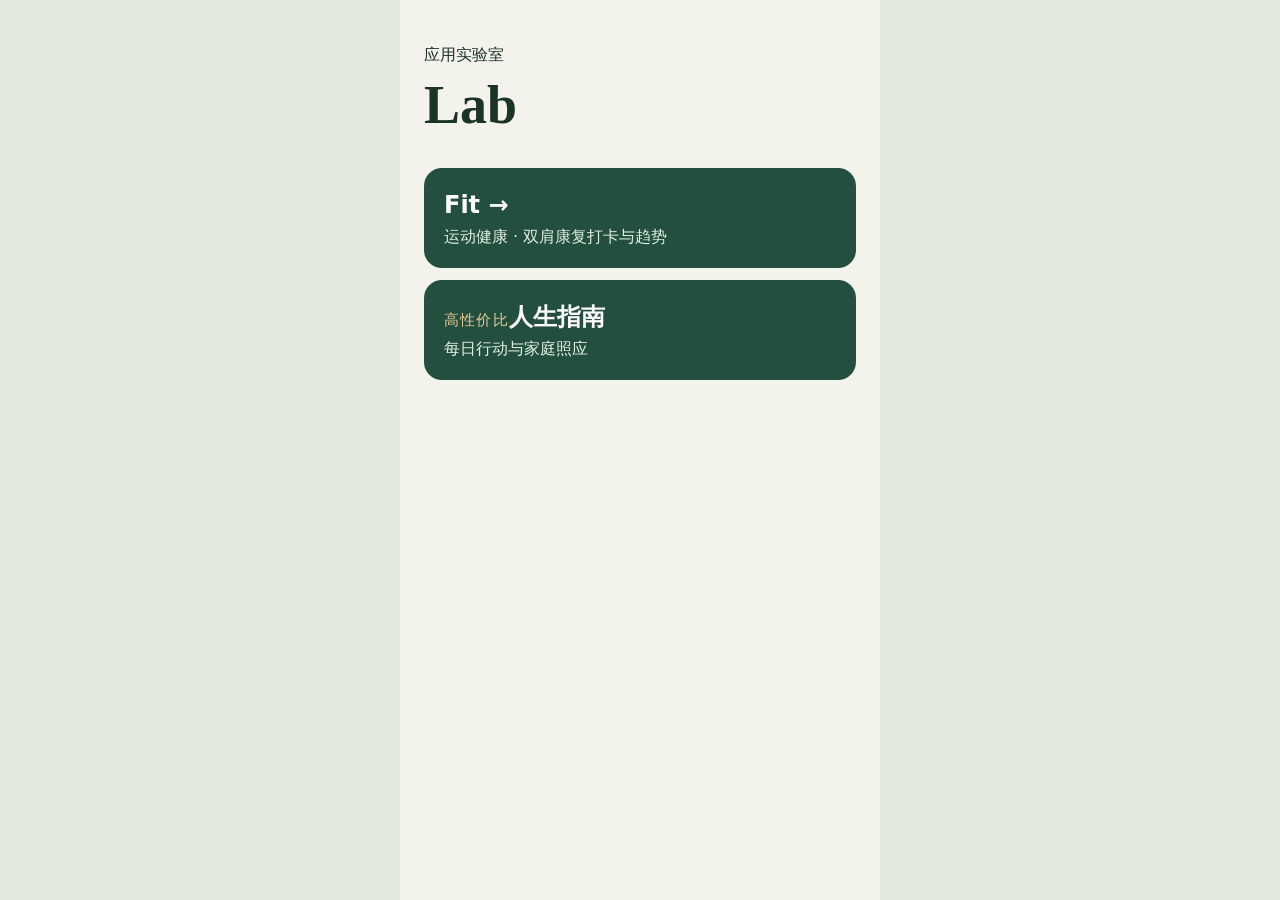
<file: index.html>
<!doctype html>
<html lang="zh-CN">
<meta charset="utf-8">
<meta name="viewport" content="width=device-width, initial-scale=1">
<title>Lab · 应用实验室</title>
<style>
*{box-sizing:border-box}body{margin:0;background:#e3e9df;color:#1c3328;font:16px/1.6 system-ui,sans-serif}main{max-width:480px;min-height:100dvh;margin:auto;padding:42px 24px;background:#f4f3eb}h1{font:700 54px Georgia,serif;margin:4px 0 32px}p{margin:0 0 6px}a{display:block;padding:18px 20px;border-radius:18px;background:#234f3e;color:white;text-decoration:none}a:focus-visible{outline:3px solid #48785a;outline-offset:4px}strong{font-size:24px}span{display:block;color:#e1eee4}
</style>
<main>
<p>应用实验室</p>
<h1>Lab</h1>
<a href="./fit/"><strong>Fit →</strong><span>运动健康 · 双肩康复打卡与趋势</span></a>
<a style="margin-top:12px" href="./Life/"><strong><small style="font:500 15px system-ui;color:#e2c998;letter-spacing:.08em">高性价比</small>人生指南</strong><span>每日行动与家庭照应</span></a>
</main>
</html>
</file>
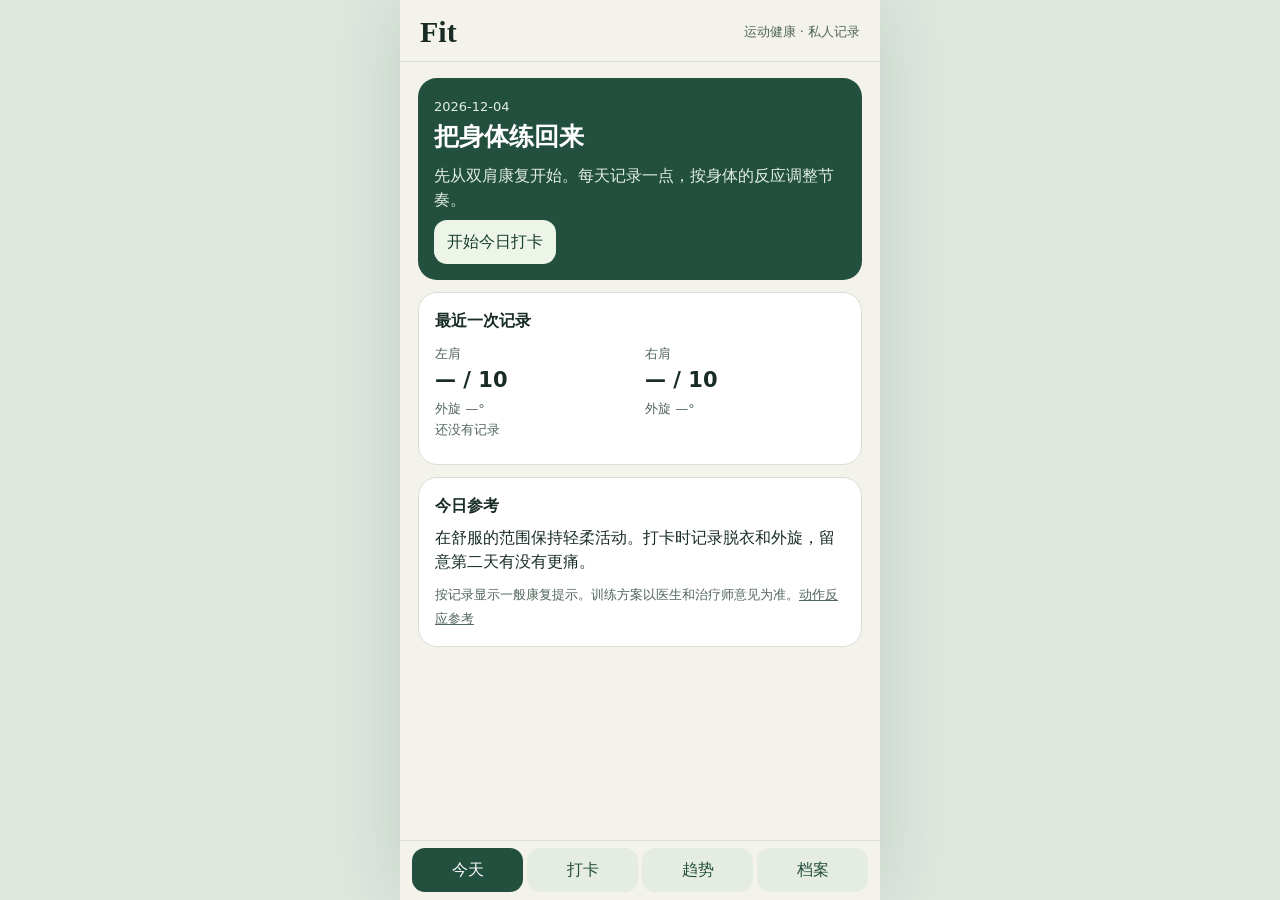
<file: fit/index.html>
<!doctype html>
<html lang="zh-CN">
<head>
<meta charset="utf-8"><meta name="viewport" content="width=device-width,initial-scale=1,viewport-fit=cover">
<meta name="color-scheme" content="light"><title>Fit · 运动健康</title>
<style>
:root{--ink:#182c25;--muted:#52665b;--green:#234f3e;--paper:#f4f3eb;--line:#d9dfd3}
*{box-sizing:border-box}body{margin:0;background:#dfe7df;color:var(--ink);font:16px/1.5 system-ui,sans-serif}
.app{width:min(100%,480px);height:100vh;height:100dvh;margin:auto;display:grid;grid-template-rows:auto minmax(0,1fr) auto;background:var(--paper);box-shadow:0 0 70px #234f3e28}
header{padding:max(15px,env(safe-area-inset-top)) 20px 12px;display:flex;justify-content:space-between;align-items:center;border-bottom:1px solid var(--line)}
.brand{font:bold 30px Georgia,serif}.badge{color:var(--muted);font-size:13px}
main{overflow:auto;overscroll-behavior:contain;padding:16px 18px 24px}section[hidden]{display:none}
nav{display:grid;grid-template-columns:repeat(4,1fr);gap:4px;padding:7px 12px max(8px,env(safe-area-inset-bottom));border-top:1px solid var(--line);background:var(--paper)}
button,input,textarea,select{font:inherit}button{cursor:pointer;border:0;border-radius:13px;padding:10px 13px;color:var(--green);background:#e5ece1;min-height:44px}button[aria-current=true],.primary{background:var(--green);color:white}
button:focus-visible,a:focus-visible,input:focus-visible,select:focus-visible,textarea:focus-visible{outline:2px solid #3a795e;outline-offset:2px}
.hero,.card{padding:16px;border-radius:19px;margin:0 0 12px}.hero{background:var(--green);color:#fff}.hero p{color:#e1eee4}.hero button{background:#edf5e8;color:#173d2e}
.card{background:#fff;border:1px solid var(--line)}h1,h2,h3,p{margin:0 0 8px}h1{font-size:25px}h2{font-size:21px}h3{font-size:16px}
small,.hint{color:var(--muted);font-size:13px}.hero small{color:#e1eee4}.grid{display:grid;grid-template-columns:1fr 1fr;gap:10px}
label{display:block;margin:0 0 10px;font-size:14px}input,textarea,select{width:100%;border:1px solid #b7c6b9;border-radius:9px;padding:8px;color:var(--ink);background:#fff;margin-top:3px;min-width:0}
textarea{resize:vertical;min-height:70px}.actions{display:flex;gap:8px;flex-wrap:wrap}.metric{font-size:21px;font-weight:bold}.record{border-top:1px solid var(--line);padding:10px 0}.record p{overflow-wrap:anywhere;white-space:pre-wrap}.status{min-height:22px;color:var(--green);overflow-wrap:anywhere}
svg{width:100%;display:block}a{color:inherit}.danger{color:#8f332b}
</style>
</head>
<body>
<div class="app">
<header><div class="brand">Fit</div><div class="badge">运动健康 · 私人记录</div></header>
<main id="screen">
<section id="home">
<div class="hero"><small id="today"></small><h1>把身体练回来</h1><p>先从双肩康复开始。每天记录一点，按身体的反应调整节奏。</p><button data-go="log">开始今日打卡</button></div>
<div class="card"><h3>最近一次记录</h3><div id="summary" class="grid"></div><p id="latestDate" class="hint"></p></div>
<div class="card"><h3>今日参考</h3><p id="guidance"></p><small>按记录显示一般康复提示。训练方案以医生和治疗师意见为准。<a href="https://www.nhsinform.scot/illnesses-and-conditions/muscle-bone-and-joints/arm-shoulder-and-hand-problems-and-conditions/exercises-for-shoulder-problems" target="_blank" rel="noopener">动作反应参考</a></small></div>
</section>
<section id="log" hidden>
<h2>肩部康复打卡</h2><p class="hint">疼痛 0–10 分。外旋从前臂朝正前方的 0° 起算，记舒服范围；没测就留空。</p>
<form id="entry" class="card">
<label>日期<input name="date" type="date" required></label>
<div class="grid">
<label>左肩疼痛<input name="leftPain" type="number" min="0" max="10" step="1"></label>
<label>右肩疼痛<input name="rightPain" type="number" min="0" max="10" step="1"></label>
<label>左肩主动外旋 °<input name="leftAngle" type="number" min="0" max="180"></label>
<label>右肩主动外旋 °<input name="rightAngle" type="number" min="0" max="180"></label>
</div>
<label>夜间痛醒<select name="wake"><option value="">未记录</option><option>没有</option><option>有</option></select></label>
<label>脱衣难度<select name="dress"><option value="">未记录</option><option>轻松</option><option>有点困难</option><option>明显困难</option></select></label>
<label>上次训练后次日反应<select name="response"><option value="">未记录</option><option>更轻松</option><option>差不多</option><option>更痛</option></select></label>
<label>训练、理疗或其他备注<textarea name="note" maxlength="3000"></textarea></label>
<button class="primary" type="submit">保存当天记录</button>
</form></section>
<section id="trends" hidden>
<h2>恢复趋势</h2>
<div class="card"><label>指标<select id="metric"><option value="pain">疼痛 0–10</option><option value="angle">主动外旋 °</option></select></label><div id="chart"></div><small>绿线左肩 · 棕线右肩 · 最多 14 条记录，按记录顺序显示，空白数据不画点。</small></div>
<div class="card"><h3>记录历史</h3><div id="history"></div></div>
</section>
<section id="profile" hidden>
<h2>健康档案</h2>
<form id="profileForm" class="card">
<label>称呼<input name="name" maxlength="60"></label>
<label>年龄<input name="age" type="number" min="1" max="120"></label>
<label>关注目标<textarea name="goal" maxlength="3000"></textarea></label>
<label>症状与就诊时间线<textarea name="timeline" maxlength="6000"></textarea></label>
<button class="primary" type="submit">保存档案</button>
</form>
<div class="card"><h3>备份与迁移</h3><p class="hint">档案留在当前浏览器和网址下。换域名、换设备前先导出，再到新网址导入。备份含健康信息，请妥善保管。导入会替换当前档案与记录。</p>
<div class="actions"><button id="export">导出 JSON</button><button id="import">导入 JSON</button></div><input id="upload" type="file" accept=".json,application/json" hidden></div>
</section>
<div id="status" class="status" role="status" aria-live="polite"></div>
</main>
<nav aria-label="主导航"><button data-tab="home" aria-current="true">今天</button><button data-tab="log">打卡</button><button data-tab="trends">趋势</button><button data-tab="profile">档案</button></nav>
</div>
<script>
'use strict';
const key = 'tim.health.v1';
const get = id => document.getElementById(id);
const metrics = ['leftPain','rightPain','leftAngle','rightAngle'];
const options = {wake:['没有','有'],dress:['轻松','有点困难','明显困难'],response:['更轻松','差不多','更痛']};
const blank = () => ({version:1,profile:{name:'',age:null,goal:'',timeline:''},entries:{}});
const validDate = value => /^\d{4}-\d{2}-\d{2}$/.test(value) && Number.isFinite(Date.parse(value)) && new Date(value).toISOString().slice(0,10) === value;
const localDate = () => new Intl.DateTimeFormat('sv-SE',{year:'numeric',month:'2-digit',day:'2-digit'}).format(new Date());
const number = (value,max,min=0) => value === null || value === '' || value === undefined ? null :
  Number.isInteger(Number(value)) && Number(value) >= min && Number(value) <= max ? Number(value) : null;
const shortText = (value,max) => typeof value === 'string' ? value.slice(0,max) : '';
function normalize(raw) {
  if (!raw || raw.version !== 1 || !raw.profile || !raw.entries || Array.isArray(raw.entries) || typeof raw.entries !== 'object') throw Error('备份格式不兼容');
  const result = blank();
  for (const [field,max] of Object.entries({name:60,goal:3000,timeline:6000})) result.profile[field] = shortText(raw.profile[field],max);
  result.profile.age = number(raw.profile.age,120,1);
  for (const [date,row] of Object.entries(raw.entries)) {
    if (!validDate(date) || !row || typeof row !== 'object') throw Error('备份含无效记录日期或内容');
    const clean = {note:shortText(row.note,3000)};
    for (const field of metrics) clean[field] = number(row[field],field.endsWith('Pain') ? 10 : 180);
    for (const [field,values] of Object.entries(options)) clean[field] = values.includes(row[field]) ? row[field] : '';
    result.entries[date] = clean;
  }
  return result;
}
let state = blank();
const message = value => { get('status').textContent = value; };
try { const saved = localStorage.getItem(key); if(saved) state = normalize(JSON.parse(saved)); }
catch { message('无法读取本机档案，请检查浏览器存储权限或导入已有备份。'); }
function save(next) {
  try { localStorage.setItem(key,JSON.stringify(next)); state = next; return true; }
  catch { message('保存失败，请检查浏览器存储空间或权限。'); return false; }
}
function show(id) {
  for (const section of document.querySelectorAll('main section')) section.hidden = section.id !== id;
  for (const button of document.querySelectorAll('[data-tab]')) button.setAttribute('aria-current',String(button.dataset.tab === id));
  get('screen').scrollTop = 0;
  message('');
}
function fill(form,data) {
  for (const field of Array.from(form.elements)) if(field.name && field.name !== 'date') field.value = data[field.name] ?? '';
}
function loadDay(date) { get('entry').elements.date.value = date; fill(get('entry'),state.entries[date] ?? {}); }
function element(tag,value,className) {
  const node = document.createElement(tag); node.textContent = value; if(className) node.className = className; return node;
}
const display = value => value ?? '—';
function render() {
  const dates = Object.keys(state.entries).sort();
  const latest = dates.at(-1);
  const row = state.entries[latest] ?? {};
  get('today').textContent = localDate();
  get('latestDate').textContent = latest ?? '还没有记录';
  get('summary').replaceChildren();
  for (const side of ['left','right']) {
    const block = document.createElement('div');
    block.append(element('small',side === 'left' ? '左肩' : '右肩'),
      element('div',display(row[side+'Pain'])+' / 10','metric'),
      element('small','外旋 '+display(row[side+'Angle'])+'°'));
    get('summary').append(block);
  }
  get('guidance').textContent = row.response === '更痛' ?
    '上次活动后次日更痛。今天把动作幅度和次数减小；反复加重时请联系康复治疗师。' :
    '在舒服的范围保持轻柔活动。打卡时记录脱衣和外旋，留意第二天有没有更痛。';
  const history = get('history');
  history.replaceChildren();
  if(!dates.length) history.append(element('p','保存第一条打卡后开始追踪。','hint'));
  for (const date of dates.slice().reverse()) {
    const item = state.entries[date];
    const block = element('div','','record');
    block.append(element('h3',date),element('p','疼痛 左 '+display(item.leftPain)+' / 右 '+display(item.rightPain)+' · 外旋 左 '+display(item.leftAngle)+'° / 右 '+display(item.rightAngle)+'°'),
      element('p',[item.wake && '痛醒 '+item.wake,item.dress && '脱衣 '+item.dress,item.response && '次日 '+item.response].filter(Boolean).join(' · '),'hint'));
    if(item.note) block.append(element('p',item.note));
    const edit = element('button','编辑'); edit.onclick = () => { loadDay(date); show('log'); };
    const remove = element('button','删除','danger'); remove.onclick = () => {
      if(!confirm('删除 '+date+' 的记录？')) return;
      const entries = {...state.entries}; delete entries[date];
      if(save({...state,entries})) { loadDay(get('entry').elements.date.value); render(); message('已删除记录'); }
    };
    const actions = element('div','','actions'); actions.append(edit,remove); block.append(actions); history.append(block);
  }
  renderChart();
}
function renderChart() {
  const chart = get('chart'); chart.replaceChildren();
  const dates = Object.keys(state.entries).sort().slice(-14);
  const angle = get('metric').value === 'angle';
  const suffix = angle ? 'Angle' : 'Pain';
  const maximum = angle ? 180 : 10;
  if(!dates.some(date => ['left','right'].some(side => state.entries[date][side+suffix] !== null))) {
    chart.append(element('p','这个指标还没有可绘制的数据。','hint')); return;
  }
  const ns = 'http://www.w3.org/2000/svg';
  const svg = document.createElementNS(ns,'svg');
  svg.setAttribute('viewBox','0 0 320 140'); svg.setAttribute('role','img'); svg.setAttribute('aria-label',angle ? '双肩主动外旋趋势' : '双肩疼痛趋势');
  function draw(tag,attrs,value) {
    const shape = document.createElementNS(ns,tag);
    for(const [key,val] of Object.entries(attrs)) shape.setAttribute(key,val);
    if(value !== undefined) shape.textContent = value;
    svg.append(shape);
  }
  for(const fraction of [0,.5,1]) {
    const y = 112 - 96*fraction;
    draw('line',{x1:30,x2:310,y1:y,y2:y,stroke:'#d9dfd3'});
    draw('text',{x:1,y:y+4,'font-size':10,fill:'#52665b'},maximum*fraction);
  }
  for(const [side,color] of [['left','#25644c'],['right','#985137']]) {
    let previous = null;
    dates.forEach((date,index) => {
      const value = state.entries[date][side+suffix];
      if(value === null) { previous = null; return; }
      const x = dates.length === 1 ? 170 : 34+index*270/(dates.length-1);
      const y = 112-value*96/maximum;
      if(previous) draw('line',{x1:previous.x,y1:previous.y,x2:x,y2:y,stroke:color,'stroke-width':2});
      draw('circle',{cx:x,cy:y,r:4,fill:color});
      previous = {x,y};
    });
  }
  draw('text',{x:34,y:134,'font-size':10,fill:'#52665b'},dates[0].slice(5));
  if(dates.length > 1) draw('text',{x:304,y:134,'text-anchor':'end','font-size':10,fill:'#52665b'},dates.at(-1).slice(5));
  chart.append(svg);
}
document.querySelectorAll('[data-tab],[data-go]').forEach(button => {
  button.onclick = () => {
    const target = button.dataset.tab ?? button.dataset.go;
    if(target === 'log') loadDay(localDate());
    show(target);
  };
});
get('entry').elements.date.onchange = event => fill(get('entry'),state.entries[event.target.value] ?? {});
get('entry').onsubmit = event => {
  event.preventDefault();
  const {date,...entry} = Object.fromEntries(new FormData(event.currentTarget));
  if(!validDate(date)) { message('请选择有效日期'); return; }
  const next = normalize({...state,entries:{...state.entries,[date]:entry}});
  if(save(next)) { render(); message('已保存 '+date+' 的记录'); }
};
get('profileForm').onsubmit = event => {
  event.preventDefault();
  const profile = Object.fromEntries(new FormData(event.currentTarget));
  if(save(normalize({...state,profile}))) message('已保存健康档案');
};
get('metric').onchange = renderChart;
get('export').onclick = () => {
  const url = URL.createObjectURL(new Blob([JSON.stringify(state,null,2)],{type:'application/json'}));
  const link = document.createElement('a'); link.href = url; link.download = 'Tim-backup-'+localDate()+'.json'; link.click();
  setTimeout(() => URL.revokeObjectURL(url),1000); message('已生成备份');
};
get('import').onclick = () => get('upload').click();
get('upload').onchange = async event => {
  const file = event.target.files[0]; event.target.value = ''; if(!file) return;
  try {
    if(file.size > 5_000_000) throw Error('备份文件过大');
    const next = normalize(JSON.parse(await file.text()));
    if(!confirm('用这份备份替换本机档案及 '+Object.keys(state.entries).length+' 条记录？')) return;
    if(save(next)) { fill(get('profileForm'),state.profile); loadDay(localDate()); render(); message('已导入备份'); }
  } catch(error) { message('导入失败：'+error.message); }
};
fill(get('profileForm'),state.profile);
loadDay(localDate()); render();
</script>
</body>
</html>
</file>
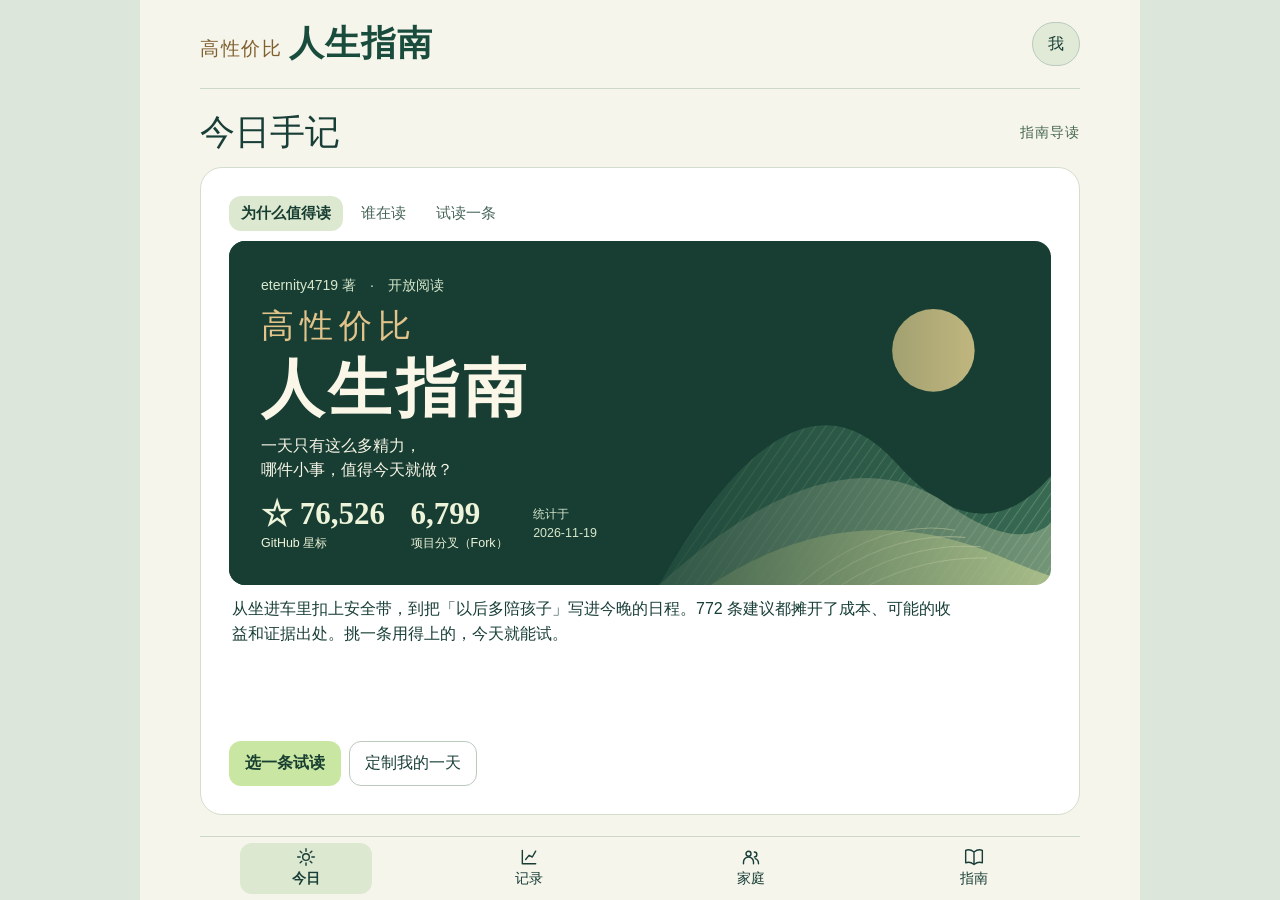
<file: Life/index.html>
<!doctype html><html lang="zh-CN"><head><meta charset="utf-8"><meta name="viewport" content="width=device-width,initial-scale=1,viewport-fit=cover"><meta name="apple-mobile-web-app-title" content="高性价比人生指南"><meta name="application-name" content="高性价比人生指南"><meta name="theme-color" content="#153e39"><title>高性价比人生指南</title><link rel="icon" href="icon.svg"><link rel="manifest" href="manifest.webmanifest"><link rel="stylesheet" href="style.css?v=004"></head><body><div id="shell"><header><div class="brand"><span class="title-prefix">高性价比</span><strong class="title-main">人生指南</strong></div><button id="identity" aria-label="切换成员">我</button></header><main id="view"></main><nav id="nav" aria-label="主导航"></nav></div><output id="toast" role="status"></output><script type="module" src="app.js?v=004"></script></body></html>
</file>
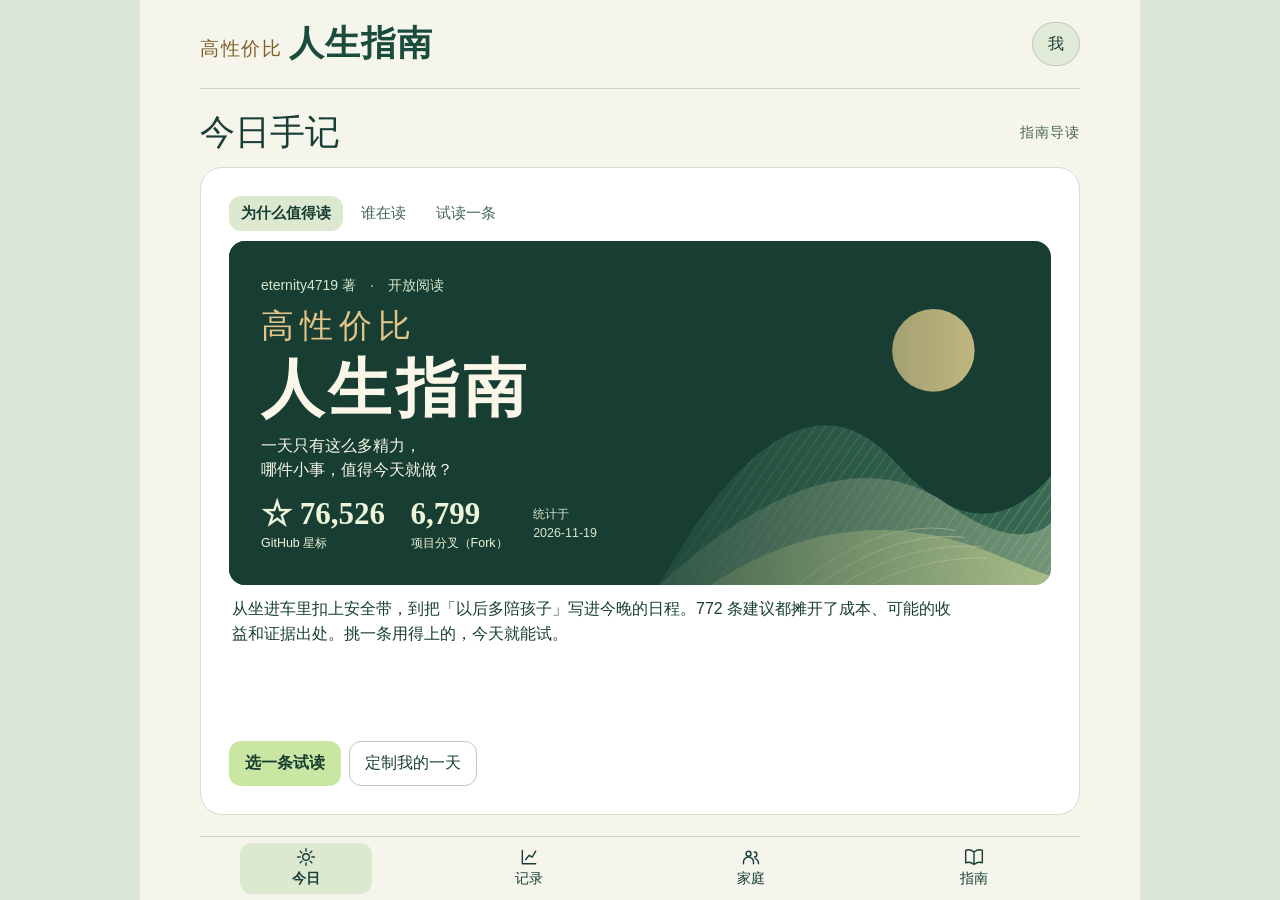
<file: Life/lowercase.html>
---
layout: null
permalink: /life/index.html
---
<!doctype html><html lang="zh-CN"><meta charset="utf-8"><meta name="viewport" content="width=device-width,initial-scale=1"><title>高性价比人生指南</title><script>location.replace('../Life/'+location.search+location.hash)</script><a href="../Life/">进入人生指南</a></html>
</file>
<file: Life/style.css>
*{box-sizing:border-box} :root{font:16px/1.55 "DM Sans","PingFang SC","Microsoft YaHei",sans-serif;color:#183e37;background:#dce6db} body{margin:0} #shell{height:100vh;height:100dvh;max-width:1000px;margin:auto;background:#f5f5eb;display:grid;grid-template-rows:auto minmax(0,1fr) auto;padding:0 clamp(14px,5vw,60px);overflow:hidden}header,nav,.row,.between{display:flex;align-items:center;gap:10px}header,.between{justify-content:space-between}header{padding:clamp(8px,2.4vh,23px) 0;border-bottom:1px solid #ccd7c9}.brand{display:flex;align-items:baseline;gap:.42rem;white-space:nowrap}.brand .title-prefix{font-size:clamp(14px,2vw,19px);font-weight:500;color:#80602f;letter-spacing:.08em}.brand .title-main{font:750 clamp(24px,3.6vw,35px)/1.2 "Songti SC","STSong","Noto Serif CJK SC",serif;color:#194c3c;letter-spacing:.035em}button,select,input,textarea,a.btn{font:inherit;color:inherit}button,a.btn,select{cursor:pointer}button,a.btn{border:1px solid #bbcabd;background:transparent;border-radius:12px;padding:9px 15px;text-decoration:none}button:hover,a.btn:hover{background:#e4ecd9}button:disabled{opacity:.42;cursor:default}button:focus-visible,a:focus-visible,input:focus-visible,select:focus-visible{outline:3px solid #ab772a;outline-offset:2px}#identity{border-radius:30px;background:#e1ead6}main{min-height:0;display:flex;flex-direction:column;gap:clamp(6px,1.4vh,16px);padding:clamp(9px,2.4vh,22px) 0} h1,h2,p{margin:0}h1{font:500 clamp(23px,3.5vw,35px)/1.25 Georgia,"Songti SC",serif}h2{font:600 clamp(22px,4vw,45px)/1.27 Georgia,"Songti SC",serif}small,.muted{color:#51665a;font-size:.875rem}.eyebrow{font-size:.86rem;letter-spacing:.08em;color:#46664e}.card{border-radius:22px;background:white;border:1px solid #d4dece;padding:clamp(12px,3.6vw,32px);min-height:0;display:flex;flex-direction:column;gap:clamp(6px,1.5vh,14px);flex:1}.hero{position:relative;isolation:isolate;overflow:hidden;color:#f7f7e8;background:#163f36;border:0;justify-content:center}.hero:after{content:"";position:absolute;z-index:-1;inset:0 0 0 36%;background:url("garden.svg") right bottom/contain no-repeat;opacity:.8;pointer-events:none}.hero h2,.hero p{max-width:71%}.hero .eyebrow,.hero small{color:#d6e9c5}.hero .label{color:#cbe7a3}.primary,.hero button.primary{background:#c9e7a3;color:#173e30;border-color:transparent;font-weight:650}.actions{display:flex;flex-wrap:wrap;align-items:center;gap:8px}.hero button{border-color:#739783;color:#fff}.hero button:hover{background:#385e4f}.hero button.primary:hover{background:#def4bf}.bar{height:5px;border-radius:8px;background:#d8e0d2;overflow:hidden}.bar i{display:block;height:100%;background:#47755a}nav{border-top:1px solid #cdd7c8;justify-content:space-around;padding:6px 0 max(6px,env(safe-area-inset-bottom))}nav button{border:none;display:grid;gap:1px;place-items:center;font-size:14px;min-width:15%;padding:4px}nav .active{background:#dce8d0;font-weight:700}nav svg{width:20px;height:20px;fill:none;stroke:currentColor;stroke-width:1.7;stroke-linecap:round;stroke-linejoin:round}.row{flex-wrap:wrap}input,select,textarea{border-radius:9px;border:1px solid #b4c5b4;background:#fafbf5;padding:8px;max-width:100%;min-width:0}label{display:grid;gap:3px}textarea{resize:none;width:100%}.grid{display:grid;grid-template-columns:repeat(3,minmax(0,1fr));gap:7px}.selected{background:#dcebcf}.spread{justify-content:space-evenly}.reader{white-space:pre-wrap;overflow-wrap:anywhere;flex:1;min-height:0;overflow:hidden;line-height:1.75}.card a{color:#285e4b}.titleclip{overflow:hidden;display:-webkit-box;-webkit-line-clamp:3;-webkit-box-orient:vertical}.history{font-size:.93rem;line-height:1.4}.fill{flex:1}.label{font-size:.85rem;letter-spacing:.1em}.big{font:italic 600 clamp(38px,8vw,86px)/1 Georgia;color:#345b46}#toast{position:fixed;left:50%;bottom:13%;transform:translateX(-50%);background:#1a3c33;color:white;border-radius:14px;padding:8px 16px;max-width:92vw;pointer-events:none}#toast:empty{display:none} @media(max-height:610px){header{padding:2px 0}.brand b{font-size:25px}.card{gap:4px;padding:9px 13px}main{padding:4px 0;gap:4px}nav{padding:2px 0}button, select,input{padding:4px 9px}h2{font-size:22px}.card p{font-size:14px}nav button{display:flex;justify-content:center}.hero:after{opacity:.45}}@media(max-width:470px){.hero:after{inset:0 0 0 52%;opacity:.6}.hero h2,.hero p{max-width:90%}.row,.actions{gap:5px}.card{border-radius:17px}.actions button,.actions a{padding:7px 10px}}
select{width:100%}.card:has(#paper){box-sizing:border-box}.reader{word-break:break-word}#paper{contain:size}.card:has(#paper) .actions{flex-shrink:0}
.entries,.readscroll{min-height:0;flex:1;overflow:auto;overscroll-behavior:contain;scrollbar-width:thin;scrollbar-color:#a8b9a5 transparent;-webkit-overflow-scrolling:touch}.entries a{display:grid;grid-template-columns:3em 1fr;gap:6px;border-top:1px solid #dfe7dc;padding:13px 3px;text-decoration:none;line-height:1.55}.entries a:hover{background:#f2f6ec}.entries a span{font:italic 20px Georgia;color:#657c65}.entries b{font-weight:520}.searchline{display:flex;gap:6px}.searchline input{flex:1}.pickchapter{display:flex;align-items:center;gap:10px}.pickchapter select{flex:1}.crumbs,.readtools{display:flex;gap:5px;align-items:center;flex-wrap:wrap}.crumbs{font-size:14px;line-height:1.3}.crumbs button{border:none;text-decoration:underline;text-underline-offset:3px;font-size:inherit;padding:3px 0}.crumbs strong{font-weight:500}.readscroll{padding-right:5px}.readscroll h2{font-size:clamp(1.45rem,3.1vw,2.25rem);margin:16px 0;line-height:1.45}.readscroll h3{font-size:1rem;color:#41654d;margin:20px 0 5px}.readscroll p{white-space:pre-wrap;overflow-wrap:anywhere;line-height:1.8;margin:4px 0 15px}.readscroll a{text-underline-offset:3px}.art{background:#eceddd;border-radius:14px;overflow:hidden}.art svg{display:block;width:100%;height:clamp(85px,17vh,170px)}.quiz>button{display:block;width:100%;text-align:left;margin:8px 0}.poster img{display:block;width:min(100%,370px);height:auto;margin:0 auto 15px;box-shadow:0 3px 12px #193a3026}.poster label{margin-bottom:10px}.card:has(.entries)>.between button,.readtools button{font-size:.9rem;padding:6px 9px} #paper.readscroll{contain:none}
.introCard{gap:10px;padding:clamp(12px,2.6vw,28px)}.introTabs{display:flex;gap:6px;flex:none}.introTabs button{border:0;padding:6px 12px;font-size:.93rem;color:#476557}.introTabs [aria-pressed=true]{background:#dce9d0;color:#173c31;font-weight:650}.introBody{min-height:0;overflow-y:auto;overscroll-behavior:contain;flex:1;scrollbar-width:thin}.guideCover{border-radius:16px;background:#183e33 url("garden.svg") right bottom/auto 90% no-repeat;color:#f7f5e7;padding:clamp(15px,2.5vw,34px);position:relative;isolation:isolate;overflow:hidden}.guideCover:before{content:"";position:absolute;inset:0;z-index:-1;background:linear-gradient(90deg,#183e33 8%,#183e33ed 38%,transparent)}.guideCover small{color:#d6e7cc}.guideCover h2{font-size:clamp(32px,min(7vh,6vw),66px);letter-spacing:.055em;font-weight:600;margin:8px 0}.guideCover p{line-height:1.5}.guideNumbers{display:flex;align-items:center;gap:clamp(9px,2vw,26px);margin-top:13px;flex-wrap:wrap}.guideNumbers a{display:grid;color:#eef4da;text-decoration:none}.guideNumbers strong{font:600 clamp(20px,3.8vw,31px)/1.25 Georgia,serif}.guideNumbers span,.guideNumbers small{font-size:.78rem}.introCopy{padding:12px 3px 2px;max-width:46em}.introReviews h2,.introSamples h2{font-size:clamp(23px,3.5vw,35px);margin:12px 0 15px}.introReviews section,.introSamples a{display:block;padding:12px 2px;border-top:1px solid #d4dfcd}.introReviews p{margin:5px 0}.introSamples a{text-decoration:none}.introSamples span{display:block;color:#556a60;font-size:.92rem;margin-top:3px}.introFoot{flex-shrink:0}.introTabs button:focus-visible{outline:3px solid #ab772a}@media(max-height:620px){.guideCover{padding:10px 15px}.guideCover h2{font-size:29px}.guideCover h2 br{display:none}.guideNumbers{margin-top:4px}.introCopy{padding:7px 0}.introCard{gap:5px}.introReviews h2,.introSamples h2{margin:4px 0}}

.guideCover .cover-title{display:grid;gap:.12em;line-height:1.14}.cover-title .title-prefix{color:#e2c48b;font:500 .52em/1.25 "PingFang SC","Microsoft YaHei",sans-serif;letter-spacing:.18em}.cover-title .title-main{color:#faf7e8;font-weight:750;letter-spacing:.07em}
@media(max-height:620px){.guideCover .cover-title{display:flex;align-items:baseline;gap:.25em}}
</file>
